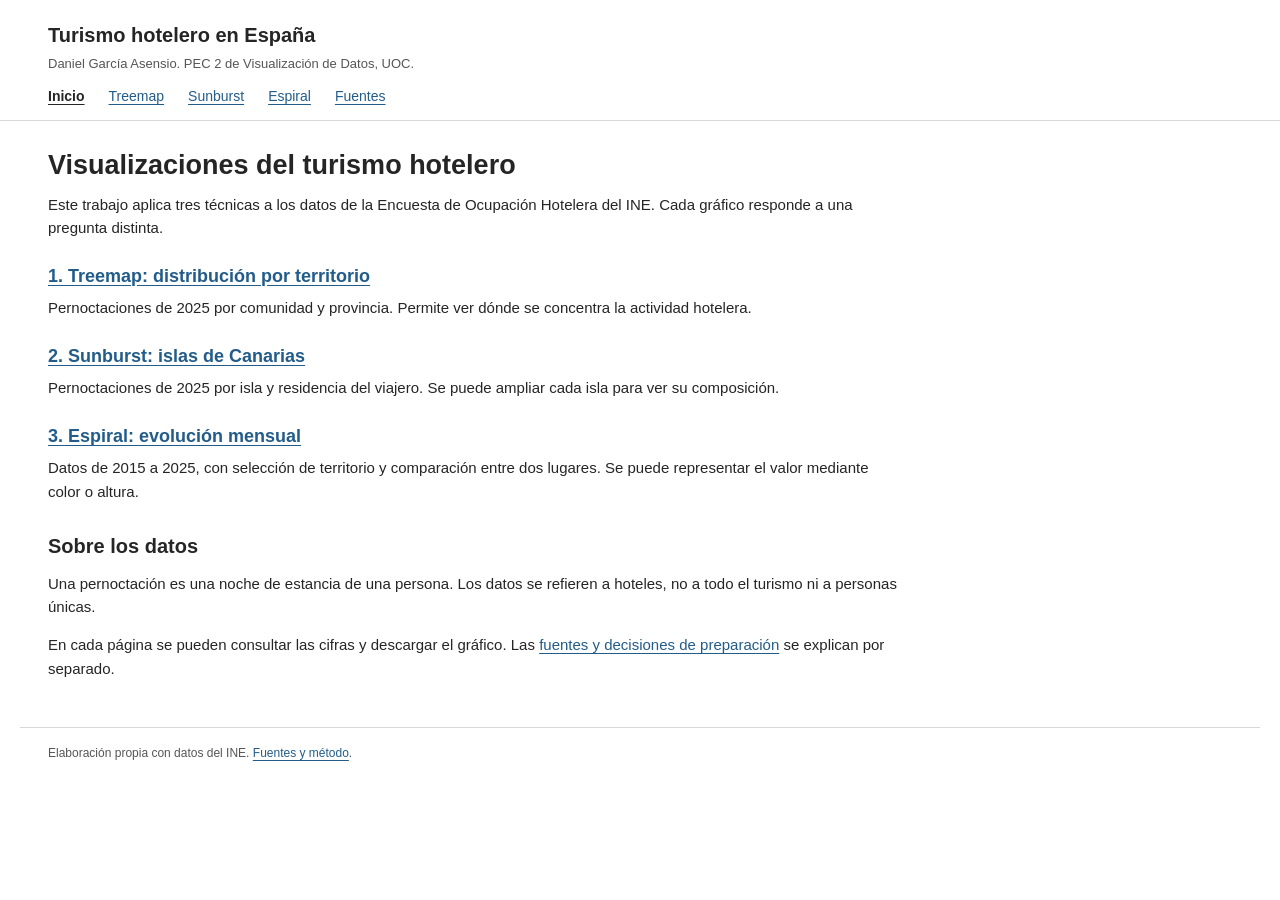
<file: index.html>
<!doctype html>
<html lang="es"><head><meta charset="utf-8"><meta name="viewport" content="width=device-width,initial-scale=1">
<meta name="description" content="PEC 2 de Visualización de Datos. Treemap, Sunburst y espiral con datos de turismo hotelero del INE.">
<title>Inicio - Turismo hotelero en España</title>
<link rel="stylesheet" href="assets/style.css">
<script defer src="assets/d3.v7.9.0.min.js"></script>
<script defer src="data/ine.js"></script><script defer src="data/sunburst.js"></script>
<script defer src="assets/config.js"></script><script defer src="assets/app.js"></script>
<script defer src="assets/treemap.js"></script><script defer src="assets/sunburst.js"></script>
<script defer src="assets/spiral.js"></script></head>
<body data-page="home"><a class="skip-link" href="#main">Saltar al contenido</a>
<header class="masthead"><div class="masthead-inner"><a class="brand" href="index.html">Turismo hotelero en España</a>
<p class="byline">Daniel García Asensio. PEC 2 de Visualización de Datos, UOC.</p>
<nav class="nav" aria-label="Navegación principal"><a href="index.html" aria-current="page">Inicio</a><a href="treemap.html">Treemap</a><a href="sunburst.html">Sunburst</a><a href="espiral.html">Espiral</a><a href="metodologia.html">Fuentes</a></nav></div></header>
<main id="main" class="wrap"><div class="home-text"><h1>Visualizaciones del turismo hotelero</h1>
<p>Este trabajo aplica tres técnicas a los datos de la Encuesta de Ocupación Hotelera del INE. Cada gráfico responde a una pregunta distinta.</p>
<div class="home-sections">
<section><h2><a href="treemap.html">1. Treemap: distribución por territorio</a></h2><p>Pernoctaciones de 2025 por comunidad y provincia. Permite ver dónde se concentra la actividad hotelera.</p></section>
<section><h2><a href="sunburst.html">2. Sunburst: islas de Canarias</a></h2><p>Pernoctaciones de 2025 por isla y residencia del viajero. Se puede ampliar cada isla para ver su composición.</p></section>
<section><h2><a href="espiral.html">3. Espiral: evolución mensual</a></h2><p>Datos de 2015 a 2025, con selección de territorio y comparación entre dos lugares. Se puede representar el valor mediante color o altura.</p></section>
</div>
<h2>Sobre los datos</h2><p>Una pernoctación es una noche de estancia de una persona. Los datos se refieren a hoteles, no a todo el turismo ni a personas únicas.</p>
<p>En cada página se pueden consultar las cifras y descargar el gráfico. Las <a href="metodologia.html">fuentes y decisiones de preparación</a> se explican por separado.</p></div></main>
<footer class="footer"><p>Elaboración propia con datos del INE. <a href="metodologia.html">Fuentes y método</a>.</p></footer>
<div id="tooltip" class="tooltip" role="tooltip" hidden></div>
<p id="status" class="sr-only" role="status" aria-live="polite"></p>
<noscript><div class="wrap error">Activa JavaScript para ver los gráficos. También puedes descargar los <a href="data/series_mensuales.csv">datos mensuales</a>, los del <a href="data/treemap_2025.csv">Treemap</a> y los del <a href="data/sunburst.csv">Sunburst</a>.</div></noscript>
</body></html>
</file>
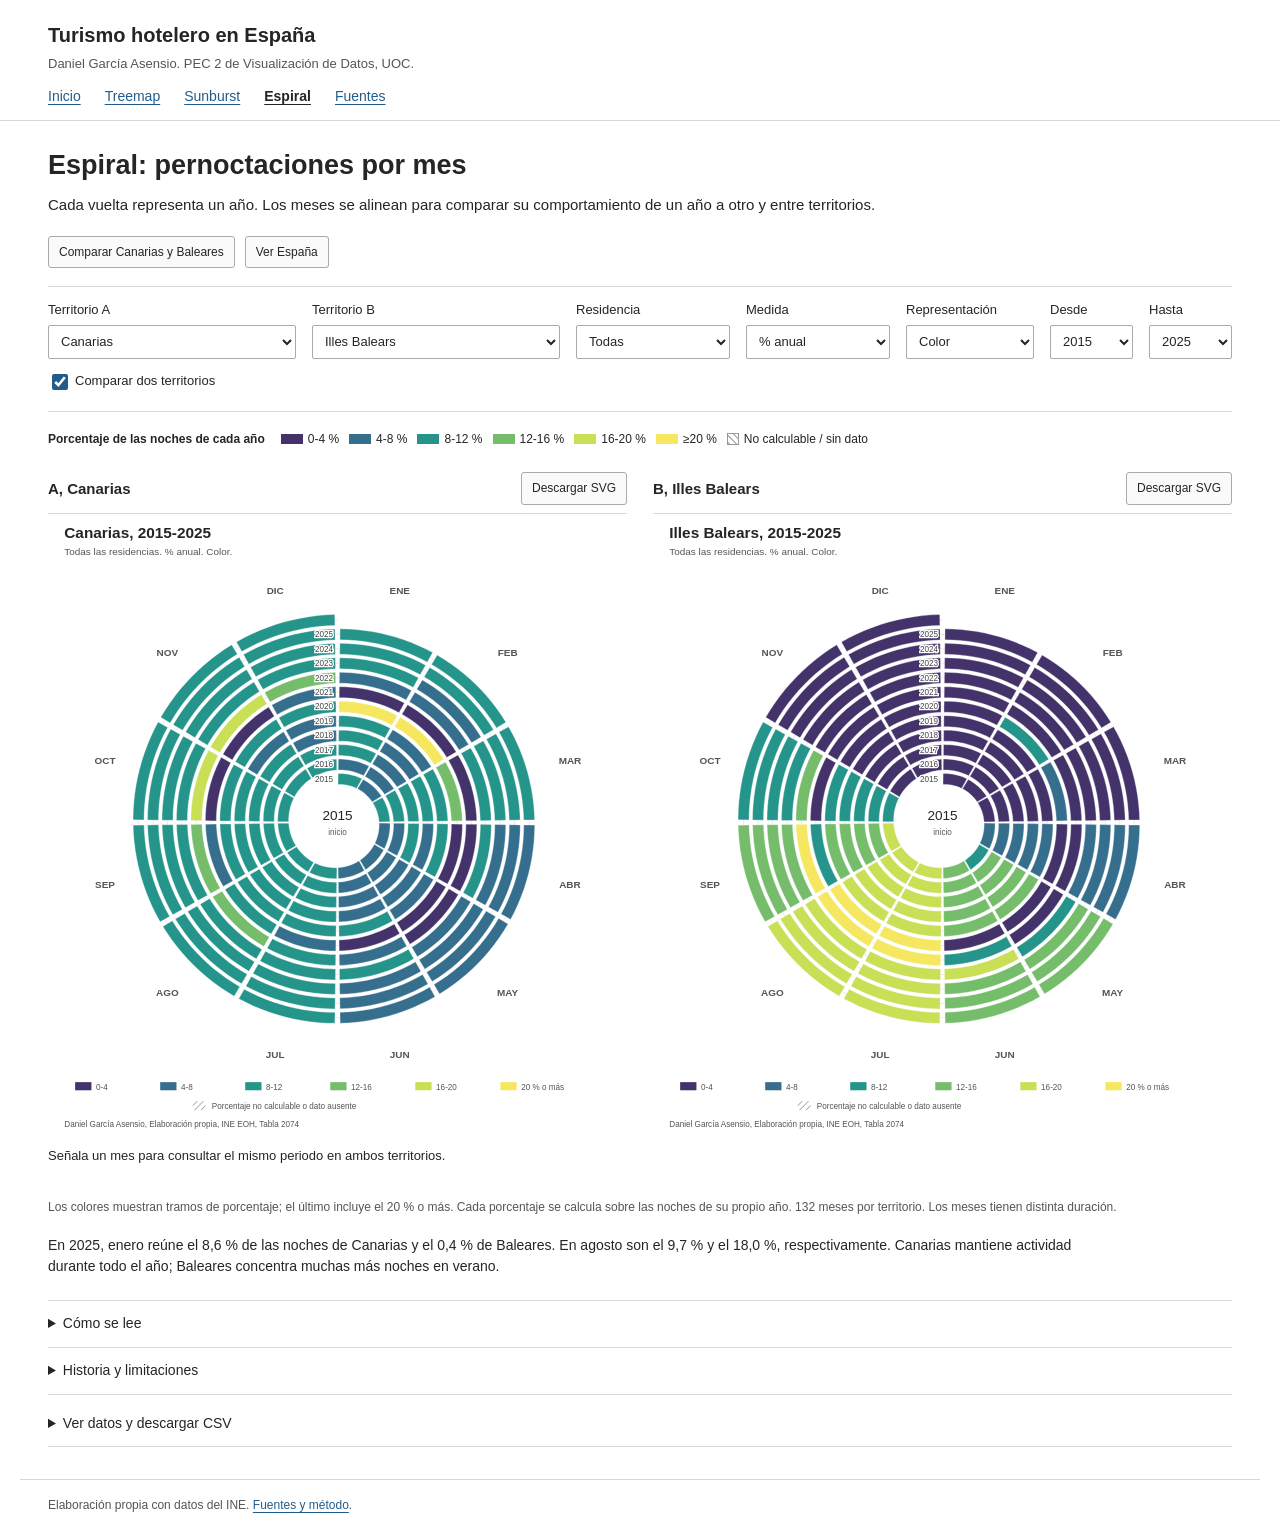
<file: espiral.html>
<!doctype html>
<html lang="es"><head><meta charset="utf-8"><meta name="viewport" content="width=device-width,initial-scale=1">
<meta name="description" content="PEC 2 de Visualización de Datos. Treemap, Sunburst y espiral con datos de turismo hotelero del INE.">
<title>Espiral - Turismo hotelero en España</title>
<link rel="stylesheet" href="assets/style.css">
<script defer src="assets/d3.v7.9.0.min.js"></script>
<script defer src="data/ine.js"></script><script defer src="data/sunburst.js"></script>
<script defer src="assets/config.js"></script><script defer src="assets/app.js"></script>
<script defer src="assets/treemap.js"></script><script defer src="assets/sunburst.js"></script>
<script defer src="assets/spiral.js"></script></head>
<body data-page="spiral"><a class="skip-link" href="#main">Saltar al contenido</a>
<header class="masthead"><div class="masthead-inner"><a class="brand" href="index.html">Turismo hotelero en España</a>
<p class="byline">Daniel García Asensio. PEC 2 de Visualización de Datos, UOC.</p>
<nav class="nav" aria-label="Navegación principal"><a href="index.html">Inicio</a><a href="treemap.html">Treemap</a><a href="sunburst.html">Sunburst</a><a href="espiral.html" aria-current="page">Espiral</a><a href="metodologia.html">Fuentes</a></nav></div></header>
<main id="main" class="wrap"><div class="page-heading"><h1>Espiral: pernoctaciones por mes</h1><p class="lead">Cada vuelta representa un año. Los meses se alinean para comparar su comportamiento de un año a otro y entre territorios.</p></div><div class="presets"><button id="preset-islands">Comparar Canarias y Baleares</button><button id="preset-spain">Ver España</button></div>
<div class="controls">
<div class="control wide"><label for="geo-a">Territorio A</label><select id="geo-a"></select></div>
<div class="control wide" id="control-b"><label for="geo-b">Territorio B</label><select id="geo-b"></select></div>
<div class="control"><label for="residence">Residencia</label><select id="residence"><option value="total">Todas</option><option value="residentes">En España</option><option value="extranjeros">Fuera de España</option></select></div>
<div class="control"><label for="measure">Medida</label><select id="measure"><option value="share">% anual</option><option value="absolute">Pernoctaciones</option></select></div>
<div class="control"><label for="encoding">Representación</label><select id="encoding"><option value="color">Color</option><option value="height">Altura</option></select></div>
<div class="control compact"><label for="start-year">Desde</label><select id="start-year"></select></div>
<div class="control compact"><label for="end-year">Hasta</label><select id="end-year"></select></div>
<div class="control check"><input type="checkbox" id="compare" checked><label for="compare">Comparar dos territorios</label></div></div>
<div class="legend" id="spiral-legend" aria-label="Escala compartida"></div>
<div class="spiral-layout" id="spiral-layout"><section class="chart-panel" id="panel-a"><div class="panel-top"><strong id="spiral-a-title">Territorio A</strong><button data-export="spiral-a-svg">Descargar SVG</button></div><div class="chart-host" id="spiral-a"></div></section><section class="chart-panel" id="panel-b"><div class="panel-top"><strong id="spiral-b-title">Territorio B</strong><button data-export="spiral-b-svg">Descargar SVG</button></div><div class="chart-host" id="spiral-b"></div></section></div>
<p class="readout" id="spiral-readout">Señala un mes para consultar sus datos.</p>
<p class="chart-footnote" id="spiral-note"></p>
<div class="insight"><p id="spiral-insight"></p></div><div class="support-grid"><details><summary>Cómo se lee</summary><div class="details-content"><p>La serie empieza en el centro y avanza hacia fuera en sentido horario. Cada vuelta es un año y cada sector, un mes.</p><p>Con Color, el valor se representa por el relleno del sector. Con Altura, se mide desde la curva de la espiral hasta el borde de la barra, con una escala lineal que empieza en cero. La distancia al centro incluye también el tiempo, así que no sirve para comparar valores.</p><p>Las dos vistas comparten periodo, residencia, medida y escala. El porcentaje divide las noches de cada mes entre las de su mismo año. El modo de pernoctaciones conserva los volúmenes absolutos.</p><p>Tab entra en el gráfico. Las flechas izquierda y derecha recorren meses; arriba y abajo saltan un año. La trama señala valores sin dato o porcentajes que no se pueden calcular.</p></div></details>
<details><summary>Historia y limitaciones</summary><div class="details-content"><p>Carlis y Konstan publicaron Interactive Visualization of Serial Periodic Data en 1998. Weber, Alexa y Müller desarrollaron el enfoque Spiral Graph en Visualizing Time-Series on Spirals, publicado en 2001. Son referencias modernas de la técnica, no una atribución del origen histórico de cualquier dibujo en espiral.</p><p>Ayuda a reconocer ciclos. El color permite una lectura aproximada y las barras resultan difíciles de comparar entre vueltas. Con pocos años se ven mejor las alturas. Los porcentajes ocultan diferencias de volumen y pueden ser altos en años de poca actividad, como 2020.</p><p>Otros usos: temperaturas estacionales, consumo energético, actividad turística, comportamientos con ciclos diarios o semanales.</p><p><a href="metodologia.html#bibliografia">Referencias</a></p></div></details></div><details class="data-details"><summary>Ver datos y descargar CSV</summary><div class="table-download"><button id="download-csv">Descargar esta selección</button></div><div class="table-wrap"><table id="data-table"><caption>Datos de los territorios seleccionados. El porcentaje requiere doce meses disponibles y un total anual positivo.</caption><thead></thead><tbody></tbody></table></div></details></main>
<footer class="footer"><p>Elaboración propia con datos del INE. <a href="metodologia.html">Fuentes y método</a>.</p></footer>
<div id="tooltip" class="tooltip" role="tooltip" hidden></div>
<p id="status" class="sr-only" role="status" aria-live="polite"></p>
<noscript><div class="wrap error">Activa JavaScript para ver los gráficos. También puedes descargar los <a href="data/series_mensuales.csv">datos mensuales</a>, los del <a href="data/treemap_2025.csv">Treemap</a> y los del <a href="data/sunburst.csv">Sunburst</a>.</div></noscript>
</body></html>
</file>
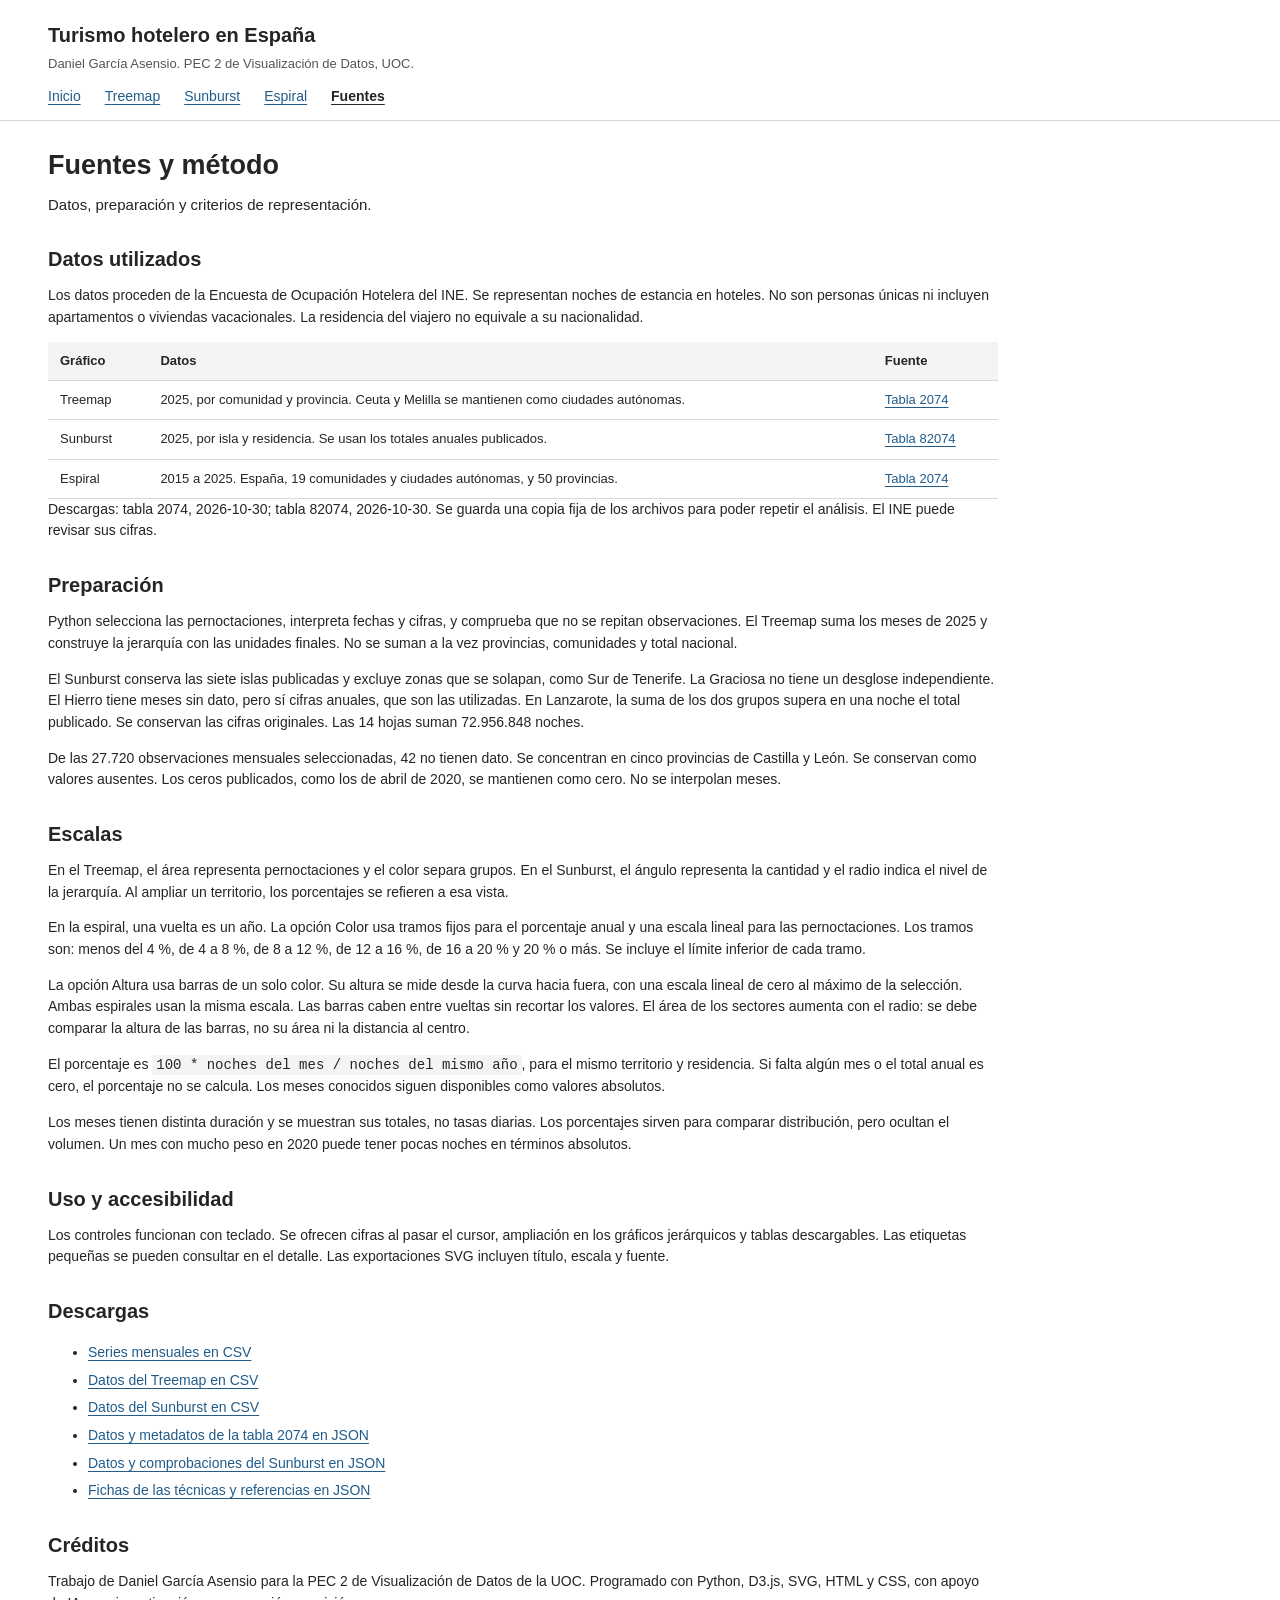
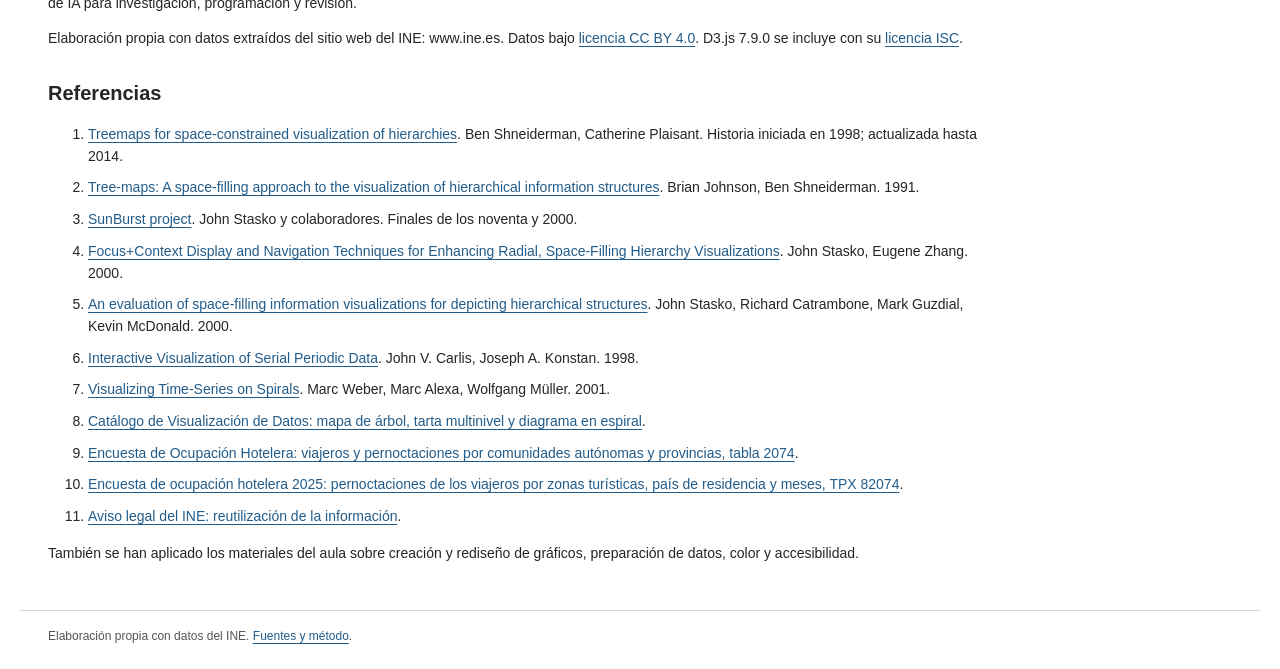
<file: metodologia.html>
<!doctype html>
<html lang="es"><head><meta charset="utf-8"><meta name="viewport" content="width=device-width,initial-scale=1">
<meta name="description" content="PEC 2 de Visualización de Datos. Treemap, Sunburst y espiral con datos de turismo hotelero del INE.">
<title>Fuentes y método - Turismo hotelero en España</title>
<link rel="stylesheet" href="assets/style.css">
<script defer src="assets/d3.v7.9.0.min.js"></script>
<script defer src="data/ine.js"></script><script defer src="data/sunburst.js"></script>
<script defer src="assets/config.js"></script><script defer src="assets/app.js"></script>
<script defer src="assets/treemap.js"></script><script defer src="assets/sunburst.js"></script>
<script defer src="assets/spiral.js"></script></head>
<body data-page="methods"><a class="skip-link" href="#main">Saltar al contenido</a>
<header class="masthead"><div class="masthead-inner"><a class="brand" href="index.html">Turismo hotelero en España</a>
<p class="byline">Daniel García Asensio. PEC 2 de Visualización de Datos, UOC.</p>
<nav class="nav" aria-label="Navegación principal"><a href="index.html">Inicio</a><a href="treemap.html">Treemap</a><a href="sunburst.html">Sunburst</a><a href="espiral.html">Espiral</a><a href="metodologia.html" aria-current="page">Fuentes</a></nav></div></header>
<main id="main" class="wrap"><div class="page-heading"><h1>Fuentes y método</h1><p class="lead">Datos, preparación y criterios de representación.</p></div><article class="prose"><h2>Datos utilizados</h2>
<p>Los datos proceden de la Encuesta de Ocupación Hotelera del INE. Se representan noches de estancia en hoteles. No son personas únicas ni incluyen apartamentos o viviendas vacacionales. La residencia del viajero no equivale a su nacionalidad.</p>
<div class="table-wrap"><table><thead><tr><th>Gráfico</th><th>Datos</th><th>Fuente</th></tr></thead><tbody>
<tr><td>Treemap</td><td>2025, por comunidad y provincia. Ceuta y Melilla se mantienen como ciudades autónomas.</td><td><a href="https://www.ine.es/jaxiT3/Tabla.htm?L=0&amp;t=2074">Tabla 2074</a></td></tr>
<tr><td>Sunburst</td><td>2025, por isla y residencia. Se usan los totales anuales publicados.</td><td><a href="https://www.ine.es/jaxi/Tabla.htm?tpx=82074&amp;L=0">Tabla 82074</a></td></tr>
<tr><td>Espiral</td><td>2015 a 2025. España, 19 comunidades y ciudades autónomas, y 50 provincias.</td><td><a href="https://www.ine.es/jaxiT3/Tabla.htm?L=0&amp;t=2074">Tabla 2074</a></td></tr></tbody></table></div>
<p>Descargas: tabla 2074, 2026-10-30; tabla 82074, 2026-10-30. Se guarda una copia fija de los archivos para poder repetir el análisis. El INE puede revisar sus cifras.</p>
<h2>Preparación</h2><p>Python selecciona las pernoctaciones, interpreta fechas y cifras, y comprueba que no se repitan observaciones. El Treemap suma los meses de 2025 y construye la jerarquía con las unidades finales. No se suman a la vez provincias, comunidades y total nacional.</p>
<p>El Sunburst conserva las siete islas publicadas y excluye zonas que se solapan, como Sur de Tenerife. La Graciosa no tiene un desglose independiente. El Hierro tiene meses sin dato, pero sí cifras anuales, que son las utilizadas. En Lanzarote, la suma de los dos grupos supera en una noche el total publicado. Se conservan las cifras originales. Las 14 hojas suman 72.956.848 noches.</p>
<p>De las 27.720 observaciones mensuales seleccionadas, 42 no tienen dato. Se concentran en cinco provincias de Castilla y León. Se conservan como valores ausentes. Los ceros publicados, como los de abril de 2020, se mantienen como cero. No se interpolan meses.</p>
<h2>Escalas</h2><p>En el Treemap, el área representa pernoctaciones y el color separa grupos. En el Sunburst, el ángulo representa la cantidad y el radio indica el nivel de la jerarquía. Al ampliar un territorio, los porcentajes se refieren a esa vista.</p>
<p>En la espiral, una vuelta es un año. La opción Color usa tramos fijos para el porcentaje anual y una escala lineal para las pernoctaciones. Los tramos son: menos del 4 %, de 4 a 8 %, de 8 a 12 %, de 12 a 16 %, de 16 a 20 % y 20 % o más. Se incluye el límite inferior de cada tramo.</p>
<p>La opción Altura usa barras de un solo color. Su altura se mide desde la curva hacia fuera, con una escala lineal de cero al máximo de la selección. Ambas espirales usan la misma escala. Las barras caben entre vueltas sin recortar los valores. El área de los sectores aumenta con el radio: se debe comparar la altura de las barras, no su área ni la distancia al centro.</p>
<p>El porcentaje es <code>100 * noches del mes / noches del mismo año</code>, para el mismo territorio y residencia. Si falta algún mes o el total anual es cero, el porcentaje no se calcula. Los meses conocidos siguen disponibles como valores absolutos.</p>
<p>Los meses tienen distinta duración y se muestran sus totales, no tasas diarias. Los porcentajes sirven para comparar distribución, pero ocultan el volumen. Un mes con mucho peso en 2020 puede tener pocas noches en términos absolutos.</p>
<h2>Uso y accesibilidad</h2><p>Los controles funcionan con teclado. Se ofrecen cifras al pasar el cursor, ampliación en los gráficos jerárquicos y tablas descargables. Las etiquetas pequeñas se pueden consultar en el detalle. Las exportaciones SVG incluyen título, escala y fuente.</p>
<h2>Descargas</h2><ul>
<li><a href="data/series_mensuales.csv">Series mensuales en CSV</a></li>
<li><a href="data/treemap_2025.csv">Datos del Treemap en CSV</a></li>
<li><a href="data/sunburst.csv">Datos del Sunburst en CSV</a></li>
<li><a href="data/ine.json">Datos y metadatos de la tabla 2074 en JSON</a></li>
<li><a href="data/sunburst.json">Datos y comprobaciones del Sunburst en JSON</a></li>
<li><a href="data/tecnicas.json">Fichas de las técnicas y referencias en JSON</a></li></ul>
<h2>Créditos</h2><p>Trabajo de Daniel García Asensio para la PEC 2 de Visualización de Datos de la UOC. Programado con Python, D3.js, SVG, HTML y CSS, con apoyo de IA para investigación, programación y revisión.</p>
<p>Elaboración propia con datos extraídos del sitio web del INE: www.ine.es. Datos bajo <a href="https://www.ine.es/aviso_legal/">licencia CC BY 4.0</a>. D3.js 7.9.0 se incluye con su <a href="assets/D3-LICENSE.txt">licencia ISC</a>.</p>
<h2 id="bibliografia">Referencias</h2><ol class="source-list"><li><a href="https://www.cs.umd.edu/hcil/treemap-history/">Treemaps for space-constrained visualization of hierarchies</a>. Ben Shneiderman, Catherine Plaisant. Historia iniciada en 1998; actualizada hasta 2014.</li><li><a href="https://www.cs.umd.edu/projects/hcil/pubs/tech-reports.shtml">Tree-maps: A space-filling approach to the visualization of hierarchical information structures</a>. Brian Johnson, Ben Shneiderman. 1991.</li><li><a href="https://sites.cc.gatech.edu/gvu/ii/sunburst/">SunBurst project</a>. John Stasko y colaboradores. Finales de los noventa y 2000.</li><li><a href="https://faculty.cc.gatech.edu/~stasko/papers/infovis00.pdf">Focus+Context Display and Navigation Techniques for Enhancing Radial, Space-Filling Hierarchy Visualizations</a>. John Stasko, Eugene Zhang. 2000.</li><li><a href="https://faculty.cc.gatech.edu/~stasko/papers/ijhcs00.pdf">An evaluation of space-filling information visualizations for depicting hierarchical structures</a>. John Stasko, Richard Catrambone, Mark Guzdial, Kevin McDonald. 2000.</li><li><a href="https://experts.umn.edu/en/publications/interactive-visualization-of-serial-periodic-data/">Interactive Visualization of Serial Periodic Data</a>. John V. Carlis, Joseph A. Konstan. 1998.</li><li><a href="https://doi.org/10.1109/INFVIS.2001.963273">Visualizing Time-Series on Spirals</a>. Marc Weber, Marc Alexa, Wolfgang Müller. 2001.</li><li><a href="https://datavizcatalogue.com/ES/">Catálogo de Visualización de Datos: mapa de árbol, tarta multinivel y diagrama en espiral</a>.</li><li><a href="https://www.ine.es/jaxiT3/Tabla.htm?L=0&amp;t=2074">Encuesta de Ocupación Hotelera: viajeros y pernoctaciones por comunidades autónomas y provincias, tabla 2074</a>.</li><li><a href="https://www.ine.es/jaxi/Tabla.htm?tpx=82074&amp;L=0">Encuesta de ocupación hotelera 2025: pernoctaciones de los viajeros por zonas turísticas, país de residencia y meses, TPX 82074</a>.</li><li><a href="https://www.ine.es/aviso_legal/">Aviso legal del INE: reutilización de la información</a>.</li></ol>
<p>También se han aplicado los materiales del aula sobre creación y rediseño de gráficos, preparación de datos, color y accesibilidad.</p></article></main>
<footer class="footer"><p>Elaboración propia con datos del INE. <a href="metodologia.html">Fuentes y método</a>.</p></footer>
<div id="tooltip" class="tooltip" role="tooltip" hidden></div>
<p id="status" class="sr-only" role="status" aria-live="polite"></p>
<noscript><div class="wrap error">Activa JavaScript para ver los gráficos. También puedes descargar los <a href="data/series_mensuales.csv">datos mensuales</a>, los del <a href="data/treemap_2025.csv">Treemap</a> y los del <a href="data/sunburst.csv">Sunburst</a>.</div></noscript>
</body></html>
</file>
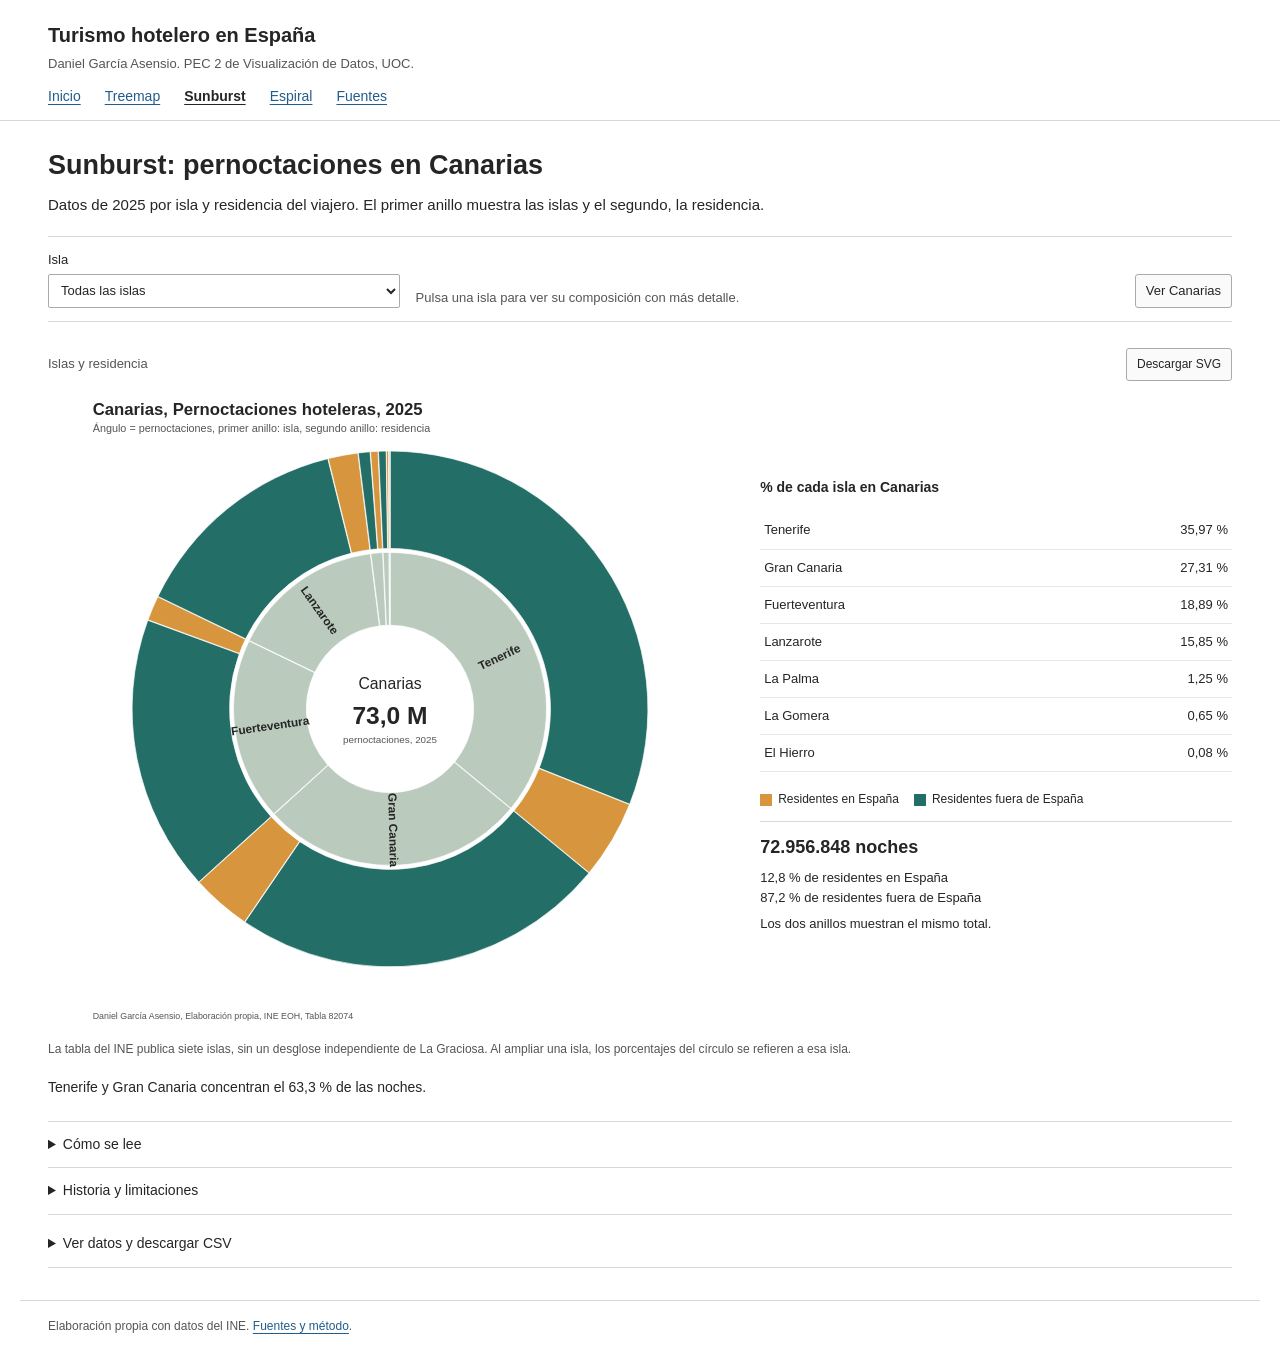
<file: sunburst.html>
<!doctype html>
<html lang="es"><head><meta charset="utf-8"><meta name="viewport" content="width=device-width,initial-scale=1">
<meta name="description" content="PEC 2 de Visualización de Datos. Treemap, Sunburst y espiral con datos de turismo hotelero del INE.">
<title>Sunburst - Turismo hotelero en España</title>
<link rel="stylesheet" href="assets/style.css">
<script defer src="assets/d3.v7.9.0.min.js"></script>
<script defer src="data/ine.js"></script><script defer src="data/sunburst.js"></script>
<script defer src="assets/config.js"></script><script defer src="assets/app.js"></script>
<script defer src="assets/treemap.js"></script><script defer src="assets/sunburst.js"></script>
<script defer src="assets/spiral.js"></script></head>
<body data-page="sunburst"><a class="skip-link" href="#main">Saltar al contenido</a>
<header class="masthead"><div class="masthead-inner"><a class="brand" href="index.html">Turismo hotelero en España</a>
<p class="byline">Daniel García Asensio. PEC 2 de Visualización de Datos, UOC.</p>
<nav class="nav" aria-label="Navegación principal"><a href="index.html">Inicio</a><a href="treemap.html">Treemap</a><a href="sunburst.html" aria-current="page">Sunburst</a><a href="espiral.html">Espiral</a><a href="metodologia.html">Fuentes</a></nav></div></header>
<main id="main" class="wrap"><div class="page-heading"><h1>Sunburst: pernoctaciones en Canarias</h1><p class="lead">Datos de 2025 por isla y residencia del viajero. El primer anillo muestra las islas y el segundo, la residencia.</p></div><div class="controls"><div class="control wide"><label for="island-select">Isla</label><select id="island-select"></select></div><p class="control-note">Pulsa una isla para ver su composición con más detalle.</p><button id="sunburst-reset">Ver Canarias</button></div>
<section class="chart-panel" aria-label="Sunburst de Canarias"><div class="panel-top"><p id="sunburst-breadcrumb">Canarias, islas y residencia</p><button data-export="sunburst-svg">Descargar SVG</button></div><div class="sun-layout"><div class="chart-host" id="sunburst-chart"></div><aside class="sun-aside"><p id="sunburst-list-title">Porcentaje de cada isla en Canarias</p><div id="island-list" class="island-list"></div><div class="key"><span><i class="swatch res"></i>Residentes en España</span><span><i class="swatch ext"></i>Residentes fuera de España</span></div><div id="sunburst-info" class="selected-info"></div></aside></div>
<p class="chart-footnote">La tabla del INE publica siete islas, sin un desglose independiente de La Graciosa. Al ampliar una isla, los porcentajes del círculo se refieren a esa isla.</p></section>
<div class="insight"><p id="sunburst-insight"></p></div><div class="support-grid"><details><summary>Cómo se lee</summary><div class="details-content"><p>El ángulo de cada sector representa las pernoctaciones. La distancia al centro indica el nivel de la jerarquía. Los dos anillos representan el mismo total, por lo que no deben sumarse.</p><p>Puedes ampliar una isla desde el gráfico, la lista o el menú. En el detalle queda un anillo con los dos grupos de residencia. Pulsa Ver Canarias para recuperar la vista completa.</p></div></details>
<details><summary>Historia y limitaciones</summary><div class="details-content"><p>El Sunburst fue desarrollado y evaluado por John Stasko y colaboradores en Georgia Tech a finales de los noventa. Stasko y Eugene Zhang publicaron técnicas de navegación en 2000. Su artículo reconoce antecedentes radiales de 1998, incluidos Information Slices de Keith Andrews y Helmut Heidegger y el trabajo de Mei C. Chuah. No se atribuye a una persona la invención de toda la familia de jerarquías radiales.</p><p>Los anillos hacen visible la jerarquía, pero los sectores pequeños son difíciles de comparar. La ampliación permite consultar El Hierro sin aumentar su tamaño en la vista general. Se usan dos anillos y 14 hojas.</p><p>Otros usos: exploración de directorios, composición de catálogos, clasificaciones taxonómicas, presupuestos con varios niveles.</p><p><a href="metodologia.html#bibliografia">Referencias</a></p></div></details></div><details class="data-details"><summary>Ver datos y descargar CSV</summary><div class="table-download"><button id="download-csv">Descargar esta selección</button></div><div class="table-wrap"><table id="data-table"><caption>Pernoctaciones de 2025 por isla y residencia. Se indican los porcentajes de la isla y de Canarias.</caption><thead></thead><tbody></tbody></table></div></details></main>
<footer class="footer"><p>Elaboración propia con datos del INE. <a href="metodologia.html">Fuentes y método</a>.</p></footer>
<div id="tooltip" class="tooltip" role="tooltip" hidden></div>
<p id="status" class="sr-only" role="status" aria-live="polite"></p>
<noscript><div class="wrap error">Activa JavaScript para ver los gráficos. También puedes descargar los <a href="data/series_mensuales.csv">datos mensuales</a>, los del <a href="data/treemap_2025.csv">Treemap</a> y los del <a href="data/sunburst.csv">Sunburst</a>.</div></noscript>
</body></html>
</file>
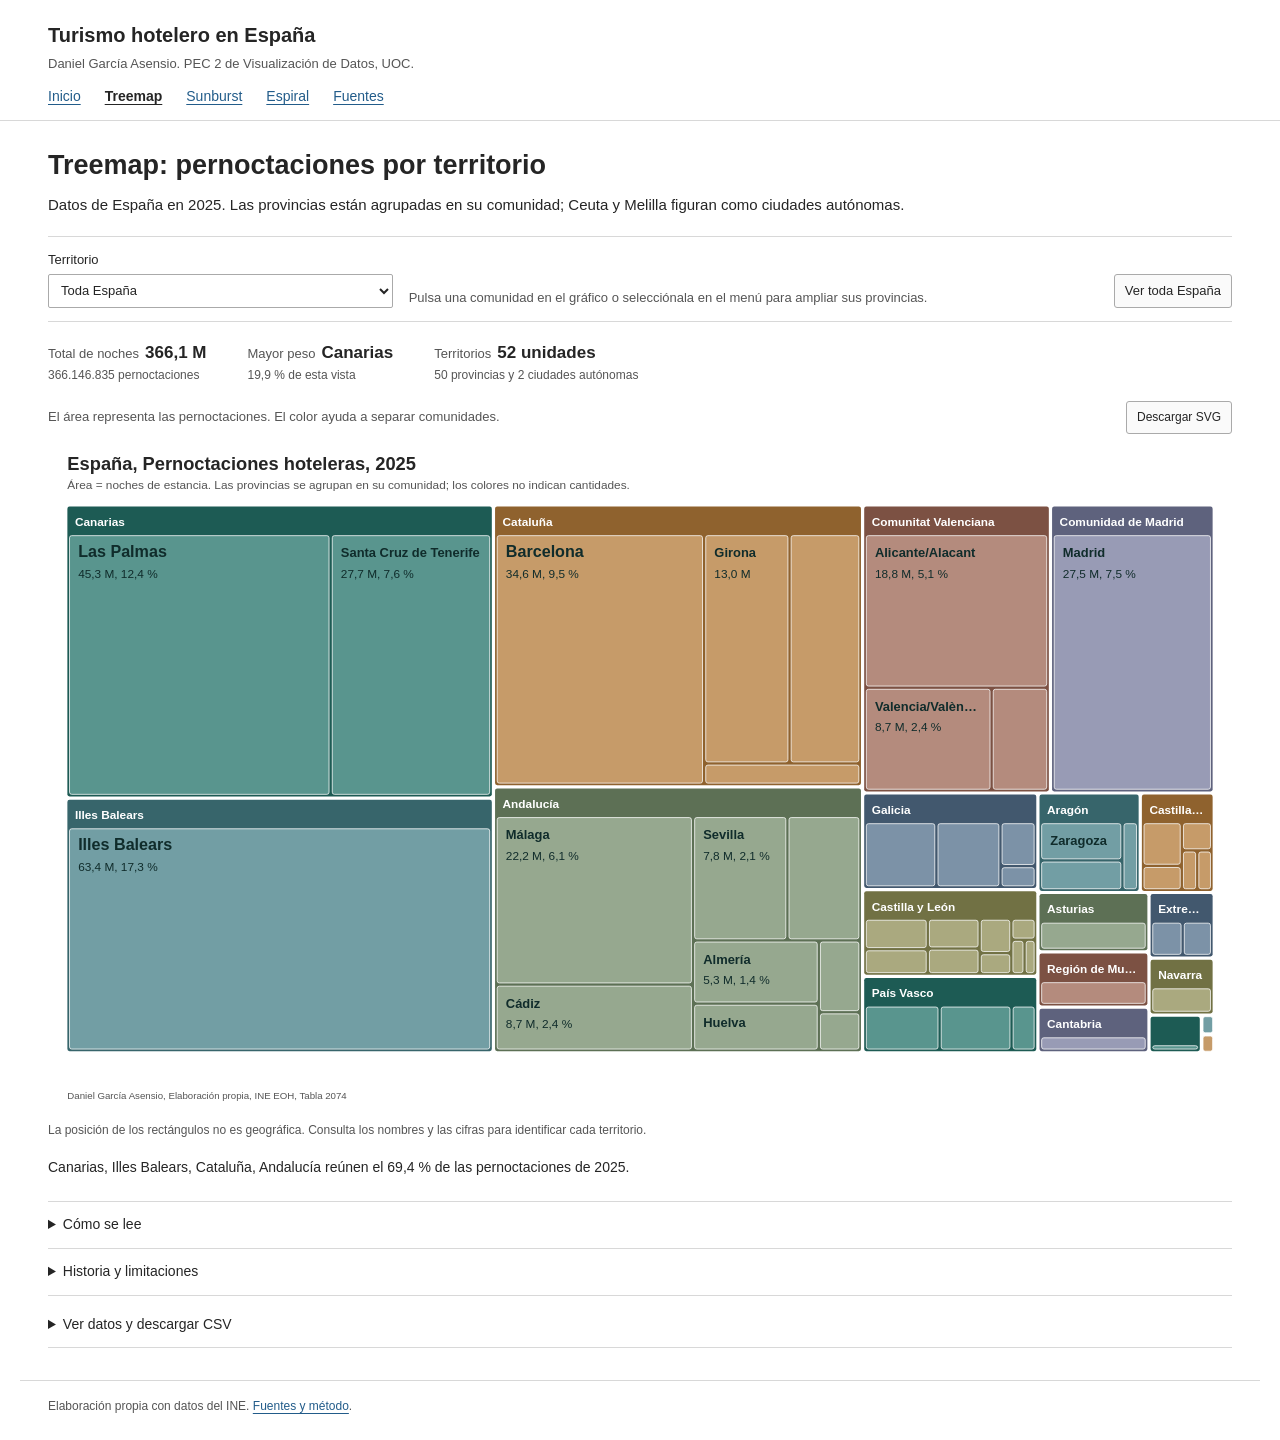
<file: treemap.html>
<!doctype html>
<html lang="es"><head><meta charset="utf-8"><meta name="viewport" content="width=device-width,initial-scale=1">
<meta name="description" content="PEC 2 de Visualización de Datos. Treemap, Sunburst y espiral con datos de turismo hotelero del INE.">
<title>Treemap - Turismo hotelero en España</title>
<link rel="stylesheet" href="assets/style.css">
<script defer src="assets/d3.v7.9.0.min.js"></script>
<script defer src="data/ine.js"></script><script defer src="data/sunburst.js"></script>
<script defer src="assets/config.js"></script><script defer src="assets/app.js"></script>
<script defer src="assets/treemap.js"></script><script defer src="assets/sunburst.js"></script>
<script defer src="assets/spiral.js"></script></head>
<body data-page="treemap"><a class="skip-link" href="#main">Saltar al contenido</a>
<header class="masthead"><div class="masthead-inner"><a class="brand" href="index.html">Turismo hotelero en España</a>
<p class="byline">Daniel García Asensio. PEC 2 de Visualización de Datos, UOC.</p>
<nav class="nav" aria-label="Navegación principal"><a href="index.html">Inicio</a><a href="treemap.html" aria-current="page">Treemap</a><a href="sunburst.html">Sunburst</a><a href="espiral.html">Espiral</a><a href="metodologia.html">Fuentes</a></nav></div></header>
<main id="main" class="wrap"><div class="page-heading"><h1>Treemap: pernoctaciones por territorio</h1><p class="lead">Datos de España en 2025. Las provincias están agrupadas en su comunidad; Ceuta y Melilla figuran como ciudades autónomas.</p></div><div class="controls"><div class="control wide"><label for="treemap-region">Territorio</label><select id="treemap-region"></select></div><p class="control-note">Pulsa una comunidad en el gráfico o selecciónala en el menú para ampliar sus provincias.</p><button id="treemap-reset">Ver toda España</button></div>
<section class="chart-panel" aria-label="Treemap de pernoctaciones"><div class="metric-strip" id="treemap-metrics"></div>
<div class="panel-top"><p>El área representa las pernoctaciones. El color ayuda a separar comunidades.</p><button data-export="treemap-svg">Descargar SVG</button></div><div class="chart-host" id="treemap-chart"></div>
<p class="chart-footnote">La posición de los rectángulos no es geográfica. Consulta los nombres y las cifras para identificar cada territorio.</p></section>
<div class="insight"><p id="treemap-insight"></p></div><div class="support-grid"><details><summary>Cómo se lee</summary><div class="details-content"><p>Las provincias aparecen dentro de su comunidad. Cuantas más noches de estancia, mayor es el rectángulo. Al ampliar una comunidad, los porcentajes se calculan sobre esa vista.</p><p>Pasa el cursor por un rectángulo para ver sus datos. También puedes entrar con Tab, moverte con las flechas y pulsar Enter para ampliar. Las etiquetas que no caben se pueden consultar en la tabla.</p></div></details>
<details><summary>Historia y limitaciones</summary><div class="details-content"><p>Ben Shneiderman ideó el treemap en 1990 para localizar el uso del espacio en un disco compartido. Brian Johnson desarrolló y refinó la implementación. Los informes y el artículo conjunto de 1991 preceden al artículo de Shneiderman de 1992.</p><p>Permite ver la concentración de los datos en poco espacio. Cuesta comparar áreas parecidas y leer las categorías pequeñas. No hay un máximo fijo de registros: aquí se muestran 52 unidades finales y se permite ampliar.</p><p>Otros usos: uso de almacenamiento por carpetas y archivos, presupuestos por área y programa, ventas por categoría y producto.</p><p><a href="metodologia.html#bibliografia">Referencias</a></p></div></details></div><details class="data-details"><summary>Ver datos y descargar CSV</summary><div class="table-download"><button id="download-csv">Descargar esta selección</button></div><div class="table-wrap"><table id="data-table"><caption>Pernoctaciones de 2025. Porcentajes sobre el total de la vista.</caption><thead></thead><tbody></tbody></table></div></details></main>
<footer class="footer"><p>Elaboración propia con datos del INE. <a href="metodologia.html">Fuentes y método</a>.</p></footer>
<div id="tooltip" class="tooltip" role="tooltip" hidden></div>
<p id="status" class="sr-only" role="status" aria-live="polite"></p>
<noscript><div class="wrap error">Activa JavaScript para ver los gráficos. También puedes descargar los <a href="data/series_mensuales.csv">datos mensuales</a>, los del <a href="data/treemap_2025.csv">Treemap</a> y los del <a href="data/sunburst.csv">Sunburst</a>.</div></noscript>
</body></html>
</file>
<file: assets/style.css>
:root{--ink:#252525;--muted:#555;--line:#d8d8d8;--link:#225c8a;--paper:#fff;--white:#fff;--light:#f5f5f5}
*{box-sizing:border-box}
body{margin:0;background:white;color:var(--ink);font:15px/1.55 Arial,Helvetica,sans-serif}
a{color:var(--link);text-underline-offset:3px}
button,input,select{font:inherit}
button,select,summary{cursor:pointer}
button,a,select,summary,input{outline-offset:3px}
:focus-visible{outline:2px solid #2266a1}
button{padding:6px 10px;border:1px solid #aaa;border-radius:3px;background:#fafafa;color:var(--ink);font-size:13px}
button:hover{background:#ececec}
button[disabled]{opacity:.5;cursor:default}
select{padding:6px 24px 6px 8px;border:1px solid #aaa;border-radius:2px;background:white;color:var(--ink);font-size:13px;max-width:100%;min-height:34px}
h1,h2,h3,p{margin-top:0}
h1{font-size:27px;line-height:1.25;margin-bottom:10px;font-weight:600}
h2{font-size:20px;margin-top:28px;margin-bottom:10px}
h3{font-size:16px;margin-bottom:8px}
.skip-link{position:absolute;top:-100px;left:12px;background:white;padding:8px;z-index:100}
.skip-link:focus{top:8px}
.masthead{border-bottom:1px solid var(--line)}
.masthead-inner,.wrap,.footer{max-width:1240px;margin:auto;padding-left:28px;padding-right:28px}
.masthead-inner{padding-top:20px;padding-bottom:12px}
.brand{color:var(--ink);text-decoration:none;font-size:20px;font-weight:600}
.byline{font-size:13px;color:var(--muted);margin:3px 0 12px}
.nav{display:flex;gap:24px;flex-wrap:wrap;font-size:14px}
.nav a[aria-current=page]{font-weight:700;color:var(--ink)}
.wrap{padding-top:28px;padding-bottom:32px}
.page-heading{margin-bottom:20px}
.lead{font-size:15px;max-width:900px;margin-bottom:0}
.home-text{max-width:850px}
.home-sections{margin-top:24px}
.home-sections section{margin-bottom:24px}
.home-sections h2{margin:0 0 5px;font-size:18px}
.home-sections p{margin:0}
.controls{display:flex;flex-wrap:wrap;align-items:flex-end;gap:12px 16px;padding:13px 0;border-top:1px solid var(--line);border-bottom:1px solid var(--line);margin:18px 0}
.control{display:flex;flex-direction:column;gap:4px;min-width:128px}
.control label{font-size:13px}
.control.wide{min-width:180px;flex:1}
.control.compact{min-width:72px}
.control.check{flex-direction:row;align-items:center;min-width:0;padding-bottom:5px}
.control.check label{font-size:13px}
.control.check input{width:16px;height:16px;accent-color:var(--link)}
.control-note{font-size:13px;color:var(--muted);margin:0;flex:2}
.chart-panel{min-width:0}
.panel-top{display:flex;justify-content:space-between;align-items:center;gap:14px;padding:8px 0}
.panel-top p{margin:0;font-size:13px;color:var(--muted)}
.panel-top strong{font-size:15px}
.panel-top button{font-size:12px;white-space:nowrap}
.chart-host{padding:0}
.chart-host svg{display:block;width:100%;height:auto}
.chart-host svg text{font-family:Arial,Helvetica,sans-serif}
.chart-host svg [tabindex]:focus{outline:none;stroke:#111;stroke-width:2.5;paint-order:stroke fill}
.metric-strip{display:flex;gap:12px 35px;flex-wrap:wrap;margin:14px 0 8px}
.metric{font-size:13px}
.metric small{font-size:13px;color:var(--muted)}
.metric strong{font-size:17px;margin:0 6px}
.metric span{display:block;color:var(--muted);font-size:12px}
.chart-footnote{font-size:12px;color:var(--muted);margin:12px 0}
.insight{margin:18px 0;font-size:14px;max-width:1050px}
.insight p{margin:0}
.sun-layout{display:grid;grid-template-columns:minmax(0,1.45fr) minmax(250px,1fr);gap:28px;align-items:center}
.sun-layout .chart-host{max-width:630px;width:100%;margin:auto}
.sun-aside{padding:10px 0}
.sun-aside>p:first-child{font-size:14px;font-weight:600}
.island-list{display:flex;flex-direction:column;margin:8px 0 18px}
.island-button{display:flex;justify-content:space-between;gap:12px;text-align:left;padding:8px 4px;border:0;border-bottom:1px solid #e7e7e7;border-radius:0;background:white;font-size:13px}
.island-button[aria-pressed=true]{background:#edf2f6;font-weight:600}
.island-button .small{font-weight:400}
.selected-info{padding-top:12px;border-top:1px solid var(--line)}
.selected-info strong{font-size:18px}
.selected-info p{font-size:13px;margin:6px 0}
.key{display:flex;flex-wrap:wrap;gap:10px 15px;margin:12px 0;font-size:12px}
.key span{display:flex;align-items:center;gap:6px}
.swatch{display:inline-block;width:12px;height:12px;flex-shrink:0}
.swatch.res{background:#d7953e}
.swatch.ext{background:#246e68}
.swatch.missing{background:repeating-linear-gradient(45deg,#b6b6b6 0,#b6b6b6 2px,#fff 2px,#fff 5px);border:1px solid #999}
.spiral-layout{display:grid;grid-template-columns:1fr 1fr;gap:26px}
.spiral-layout.single{grid-template-columns:minmax(0,660px);justify-content:center}
.spiral-layout .chart-host svg{max-height:630px}
.spiral-layout .panel-top{border-bottom:1px solid var(--line)}
.legend{display:flex;align-items:center;gap:10px 16px;flex-wrap:wrap;margin:10px 0 16px;font-size:12px}
.legend-label{font-weight:600}
.legend-items{display:flex;gap:10px;flex-wrap:wrap;align-items:center}
.legend-item{display:flex;align-items:center;gap:5px}
.legend-swatch{display:inline-block;width:22px;height:10px}
.gradient{width:230px;height:10px;background:linear-gradient(to right,#440154,#3b528b,#21918c,#5ec962,#fde725)}
.gradient-labels{display:flex;justify-content:space-between;font-size:11px}
.readout{min-height:40px;font-size:13px;margin:10px 0}
.presets{display:flex;gap:10px;align-items:center;flex-wrap:wrap;margin:8px 0}
.presets button{font-size:12px}
.support-grid{margin-top:22px;border-top:1px solid var(--line)}
details{border-bottom:1px solid var(--line);background:white}
summary{padding:12px 0;font-size:14px}
.details-content{padding:0 0 15px;font-size:14px;max-width:960px}
.details-content p:last-child{margin-bottom:0}
.data-details{margin-top:6px}
.table-wrap{max-height:410px;overflow:auto}
table{width:100%;border-collapse:collapse;font-size:13px}
caption{text-align:left;padding:10px 0;color:var(--muted)}
th,td{padding:9px 12px;text-align:left;border-bottom:1px solid var(--line);vertical-align:top}
th{position:sticky;top:0;background:#f4f4f4;font-weight:600}
.table-download{padding:0 0 12px}
.tooltip{position:fixed;z-index:100;background:#fff;border:1px solid #777;color:#222;padding:10px 12px;max-width:310px;pointer-events:none;font-size:12px;line-height:1.5}
.tooltip strong{display:block;font-size:13px;margin-bottom:5px}
.tip-row{display:flex;gap:15px;justify-content:space-between}
.tip-row span:last-child{text-align:right;font-variant-numeric:tabular-nums}
.tip-note{border-top:1px solid #ddd;margin-top:7px;padding-top:7px;font-size:11px}
.footer{border-top:1px solid var(--line);padding-top:16px;padding-bottom:24px;color:var(--muted);font-size:12px}
.footer p{margin:0}
.prose{max-width:950px}
.prose p,.prose li{font-size:14px}
.prose li{margin-bottom:6px}
.prose code{background:#f4f4f4;padding:2px 4px;overflow-wrap:anywhere}
.source-list li{margin-bottom:10px}
.error{padding:20px;color:#81251d;background:#fff4f0}
.sr-only{position:absolute;width:1px;height:1px;padding:0;margin:-1px;overflow:hidden;clip:rect(0,0,0,0);white-space:nowrap;border:0}
[hidden]{display:none!important}
@media(max-width:1000px){.control.wide{min-width:160px}.sun-layout{grid-template-columns:1.2fr 1fr}.spiral-layout{gap:18px}}
@media(max-width:700px){
 .masthead-inner,.wrap,.footer{padding-left:16px;padding-right:16px}
 .masthead-inner{padding-top:16px}.wrap{padding-top:23px}
 .brand{font-size:18px}.nav{gap:17px;font-size:13px}
 h1{font-size:23px}.lead{font-size:14px}
 .controls{gap:12px}.control,.control.wide{min-width:0;flex:1 1 44%}
 .control.compact{flex:1 1 20%}.control.check,.control-note{flex-basis:100%}
 .control-note{order:3}
 body[data-page=treemap] .control.wide,body[data-page=sunburst] .control.wide{flex-basis:100%}
 .sun-layout,.spiral-layout{display:block}.sun-aside{padding-top:20px}
 .spiral-layout .chart-panel{margin-bottom:24px}
 .spiral-layout .chart-host svg{max-height:none}
 .metric-strip{gap:10px}.metric{flex:1 1 42%}.metric strong{font-size:16px}
 .panel-top p{font-size:12px}.panel-top button{font-size:11px;padding:5px 8px}
 .legend{gap:8px}.legend-label{flex-basis:100%}.legend-items{gap:8px}
 .tooltip{max-width:270px}.table-wrap{max-width:100%}
}
@media print{.masthead,.controls,.presets,.panel-top button,.footer,summary{display:none}.wrap{padding:0}.chart-panel{break-inside:avoid}.spiral-layout{display:grid;grid-template-columns:1fr 1fr}}
</file>
